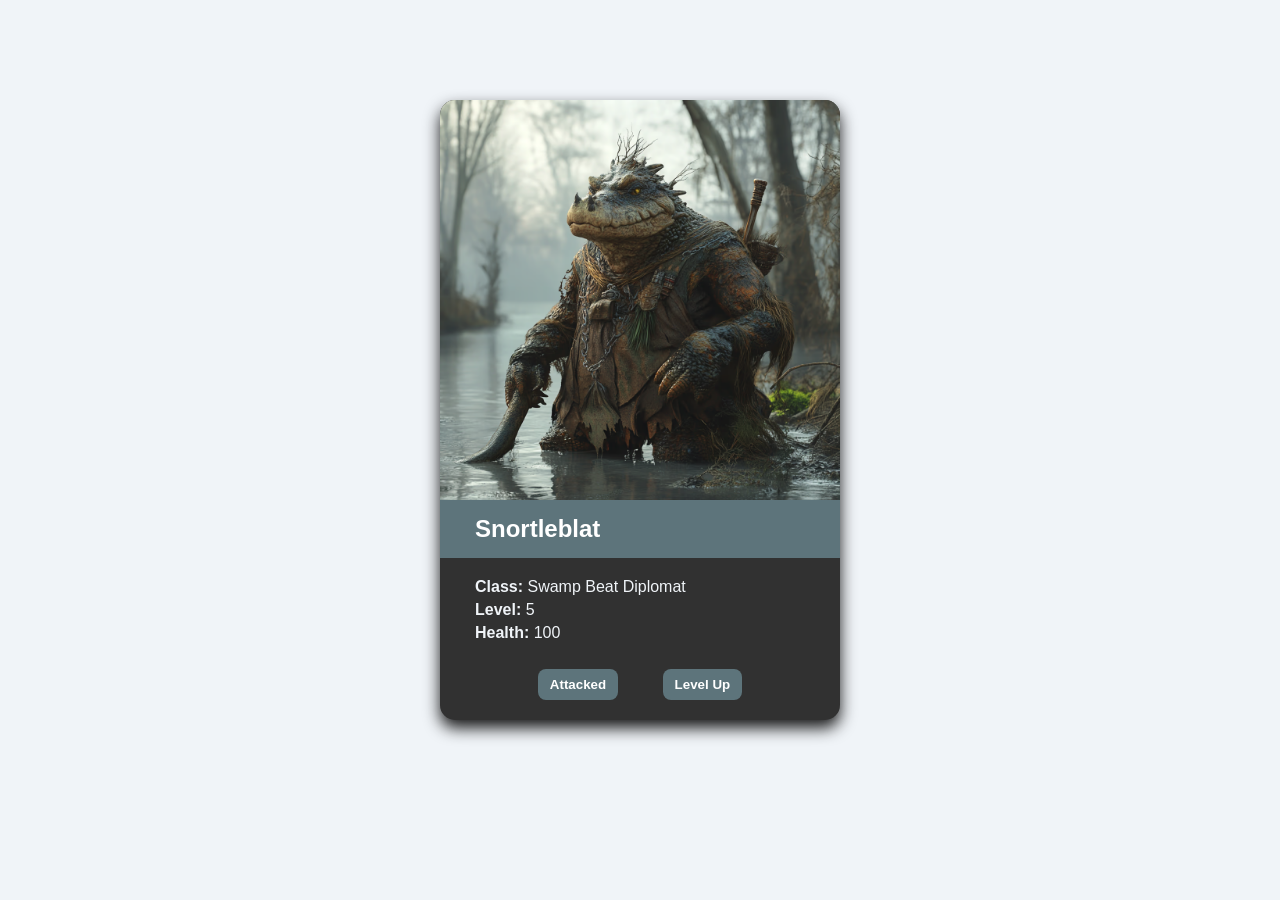
<file: character-card/index.html>
<!DOCTYPE html>
<html lang="en">
<head>
  <meta charset="UTF-8" />
  <meta name="viewport" content="width=device-width, initial-scale=1.0"/>
  <meta name="keywords" content="character card, RPG, game, HTML, CSS, JavaScript">
  <meta name="description" content="An interactive character card for RPG games, showcasing character stats and actions.">
  <meta name="author" content="Alan Montoya">
  <title>Character Card</title>
  <!-- Facebook Meta Tags -->
  <meta property="og:url" content="https://gazalem.github.io/wdd131/character-card/">
  <meta property="og:type" content="website">
  <meta property="og:title" content="Character Card">
  <meta property="og:description" content="An interactive character card for RPG games, showcasing character stats and actions.">
  <meta property="og:image" content="https://gazalem.github.io/wdd131/character-card/img/character-card.png">
  <!-- Twitter Meta Tags -->
  <meta name="twitter:card" content="https://gazalem.github.io/wdd131/character-card/img/character-card.png">
  <meta property="twitter:domain" content="gazalem.github.io">
  <meta property="twitter:url" content="https://gazalem.github.io/wdd131/character-card/">
  <meta name="twitter:title" content="Character Card">
  <meta name="twitter:description" content="An interactive character card for RPG games, showcasing character stats and actions.">
  <meta name="twitter:image" content="https://gazalem.github.io/wdd131/character-card/img/character-card.png">
  <!-- Styles -->
  <link href="./css/styles.css" rel="stylesheet">
  <!-- Scripts -->
  <script src="./js/character.js" defer></script>
</head>
<body>

  <div class="card">
    <img class="image" src="#" alt="#">
    <div class="name"></div>

    <div class="stats">
      <p><strong>Class:</strong>&nbsp;<span id="class"></span></p>
      <p><strong>Level:</strong>&nbsp;<span id="level"></span></p>
      <p><strong>Health:</strong>&nbsp;<span id="health"></span></p>
    </div>

    <div class="buttons">
      <button id='attacked'>Attacked</button>
      <button id='levelup'>Level Up</button>
    </div>

    <p id="log"></p>
  </div>
  </body>
</html>
</file>
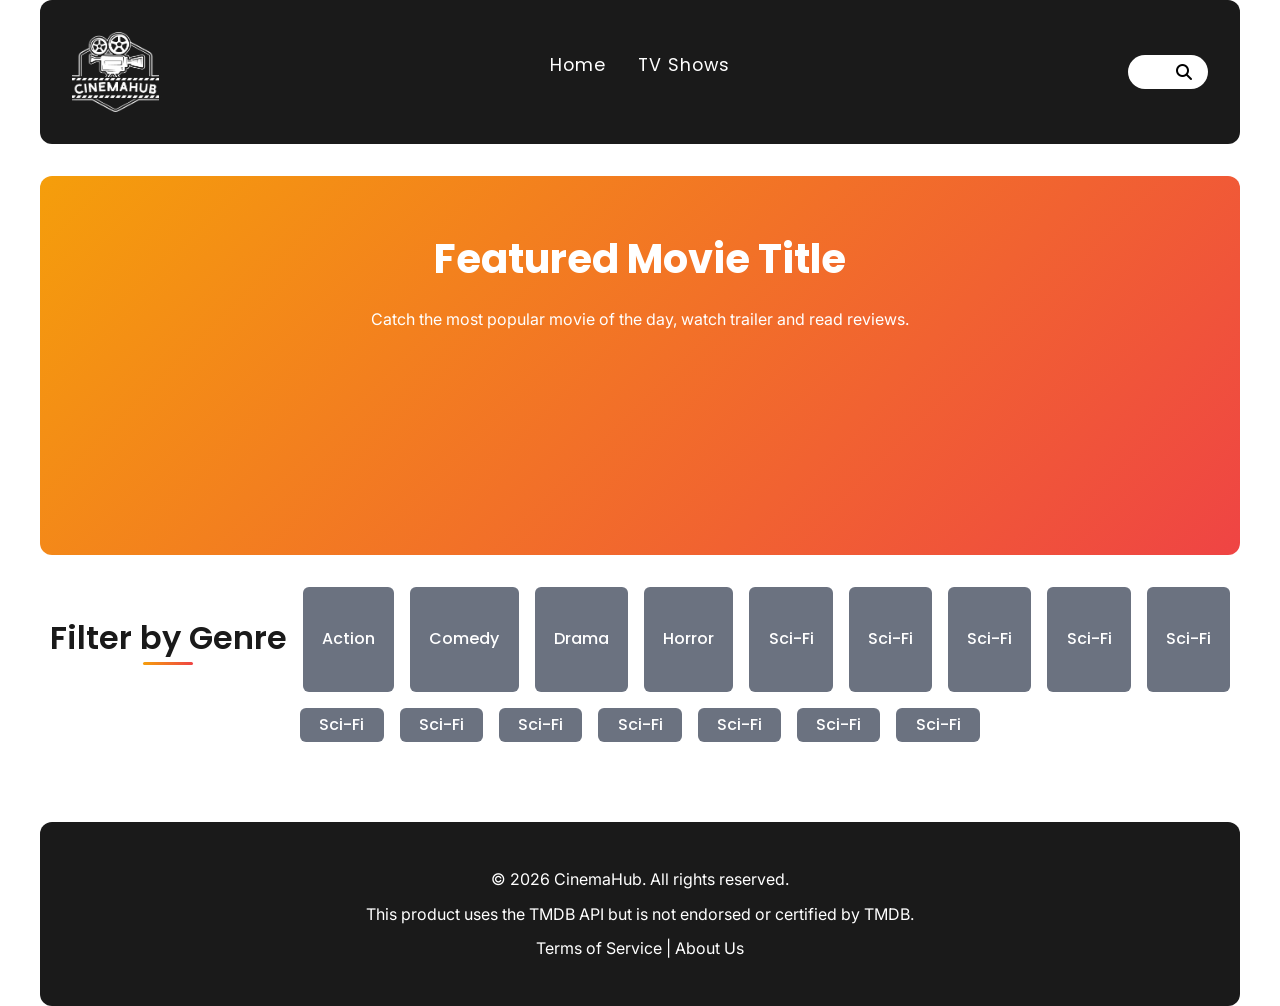
<file: cinemahub/index.html>
<!DOCTYPE html>
<html lang="en">
<head>
  <meta charset="UTF-8">
  <meta name="viewport" content="width=device-width, initial-scale=1.0">
  <meta name="keywords" content="cinema, movies, film, tv shows, entertainment, reviews, trailers">
  <meta name="description" content="Your go-to platform for the latest movie and tv shows news, reviews, and trailers. Discover your next favorite film with CinemaHub.">
  <meta name="author" content="Alan Montoya">
  <!-- Open Graph / Facebook -->
  <meta property="og:type" content="website" >
  <meta property="og:url" content="https://gazalem.github.io/wdd131/cinemahub/index.html" >
  <meta property="og:title" content="CinemaHub Home" >
  <meta property="og:description" content="Your go-to platform for the latest movie and tv shows news, reviews, and trailers. Discover your next favorite film with CinemaHub." >
  <meta property="og:image" content="./images/og-image.png" >

  <!-- X (Twitter) -->
  <meta property="twitter:card" content="summary_large_image" >
  <meta property="twitter:url" content="https://gazalem.github.io/wdd131/cinemahub/index.html" >
  <meta property="twitter:title" content="CinemaHub Home" >
  <meta property="twitter:description" content="Your go-to platform for the latest movie and tv shows news, reviews, and trailers. Discover your next favorite film with CinemaHub." >
  <meta property="twitter:image" content="./images/og-image.png" >
  <title>Home | CinemaHub</title>
  <link rel="preload" as="style" href="./css/normalize.min.css">
  <link rel="stylesheet" href="./css/normalize.min.css">
  <!-- Google Fonts -->
  <link rel="preconnect" href="https://fonts.googleapis.com">
  <link rel="preconnect" href="https://fonts.gstatic.com" crossorigin>
  <!-- Font Awesome -->
  <link rel='preload' as="style" href='https://cdnjs.cloudflare.com/ajax/libs/font-awesome/6.7.2/css/all.min.css' integrity='sha512-Evv84Mr4kqVGRNSgIGL/F/aIDqQb7xQ2vcrdIwxfjThSH8CSR7PBEakCr51Ck+w+/U6swU2Im1vVX0SVk9ABhg==' crossorigin='anonymous'>
  <link rel='stylesheet' href='https://cdnjs.cloudflare.com/ajax/libs/font-awesome/6.7.2/css/all.min.css' integrity='sha512-Evv84Mr4kqVGRNSgIGL/F/aIDqQb7xQ2vcrdIwxfjThSH8CSR7PBEakCr51Ck+w+/U6swU2Im1vVX0SVk9ABhg==' crossorigin='anonymous'>
  <!-- Custom Styles -->
  <!-- <link rel="stylesheet" href="./css/site-plan.css"> -->
  <link rel="stylesheet" href="./css/main.css" media="all">
  <script src="./js/movies.js" type="module"></script>
</head>
<body>

  <!-- Header -->
  <header>
    <img src="./images/logo.svg" alt="Logo" id="site-logo">
    <div class="mobileMenuWrapper">
        <nav class="navigation">
            <a href="./index.html">Home</a>
            <a href="./tvshows.html">TV Shows</a>
            <!-- <a href="#">Favorites</a> -->
        </nav>
        <form class="searchBar">
            <input type="text" name="search" placeholder="Search" class="searchInputBox">
            <button class="searchButton" aria-label="Search movies">
                <i class="fa-solid fa-magnifying-glass"></i>
            </button>
        </form>
        <i class="hamburgerMenu fa-solid fa-bars"></i>
    </div>
  </header>

  <!-- Hero Section -->
  <section class="hero">
    <h1>Featured Movie Title</h1>
    <p>Catch the most popular movie of the day, watch trailer and read reviews.</p>
  </section>

  <!-- Filters -->
  <section class="filters">
    <h2>Filter by Genre</h2>
    <button>Action</button>
    <button>Comedy</button>
    <button>Drama</button>
    <button>Horror</button>
    <button>Sci-Fi</button>
    <button>Sci-Fi</button>
    <button>Sci-Fi</button>
    <button>Sci-Fi</button>
    <button>Sci-Fi</button>
    <button>Sci-Fi</button>
    <button>Sci-Fi</button>
    <button>Sci-Fi</button>
    <button>Sci-Fi</button>
    <button>Sci-Fi</button>
    <button>Sci-Fi</button>
    <button>Sci-Fi</button>
  </section>

  <!-- Main Movie Grid -->
  <main class="movie-grid">
    <!-- Skeleton placeholders -->
    <div class="movie-card skeleton"></div>
    <div class="movie-card skeleton"></div>
    <div class="movie-card skeleton"></div>
    <div class="movie-card skeleton"></div>
    <div class="movie-card skeleton"></div>
    <div class="movie-card skeleton"></div>
    <div class="movie-card skeleton"></div>
    <div class="movie-card skeleton"></div>
    <div class="movie-card skeleton"></div>
    <div class="movie-card skeleton"></div>
    <div class="movie-card skeleton"></div>
    <div class="movie-card skeleton"></div>
    <div class="movie-card skeleton"></div>
    <div class="movie-card skeleton"></div>
    <div class="movie-card skeleton"></div>
    <div class="movie-card skeleton"></div>
    <div class="movie-card skeleton"></div>
    <div class="movie-card skeleton"></div>
    <div class="movie-card skeleton"></div>
    <div class="movie-card skeleton"></div>
    <div class="movie-card skeleton"></div>
  </main>

  <!-- Footer -->
  <footer>
    <p>&copy; <span id="current-year"></span> CinemaHub. All rights reserved.</p>
    <p>This product uses the TMDB API but is not endorsed or certified by TMDB.</p>
    <p><a href="./terms-of-service.html">Terms of Service</a> | <a href="./about.html">About Us</a></p>
  </footer>

  <!-- Movie Details Modal -->
  <div id="movie-modal" class="modal">
    <div class="modal-content">
      <span class="close-button">&times;</span>
      <div id="modal-body"></div>
    </div>
  </div>

  <!-- platform selection -->
  <div id="platform" style="display: none;">movie</div>

</body>
</html>
</file>
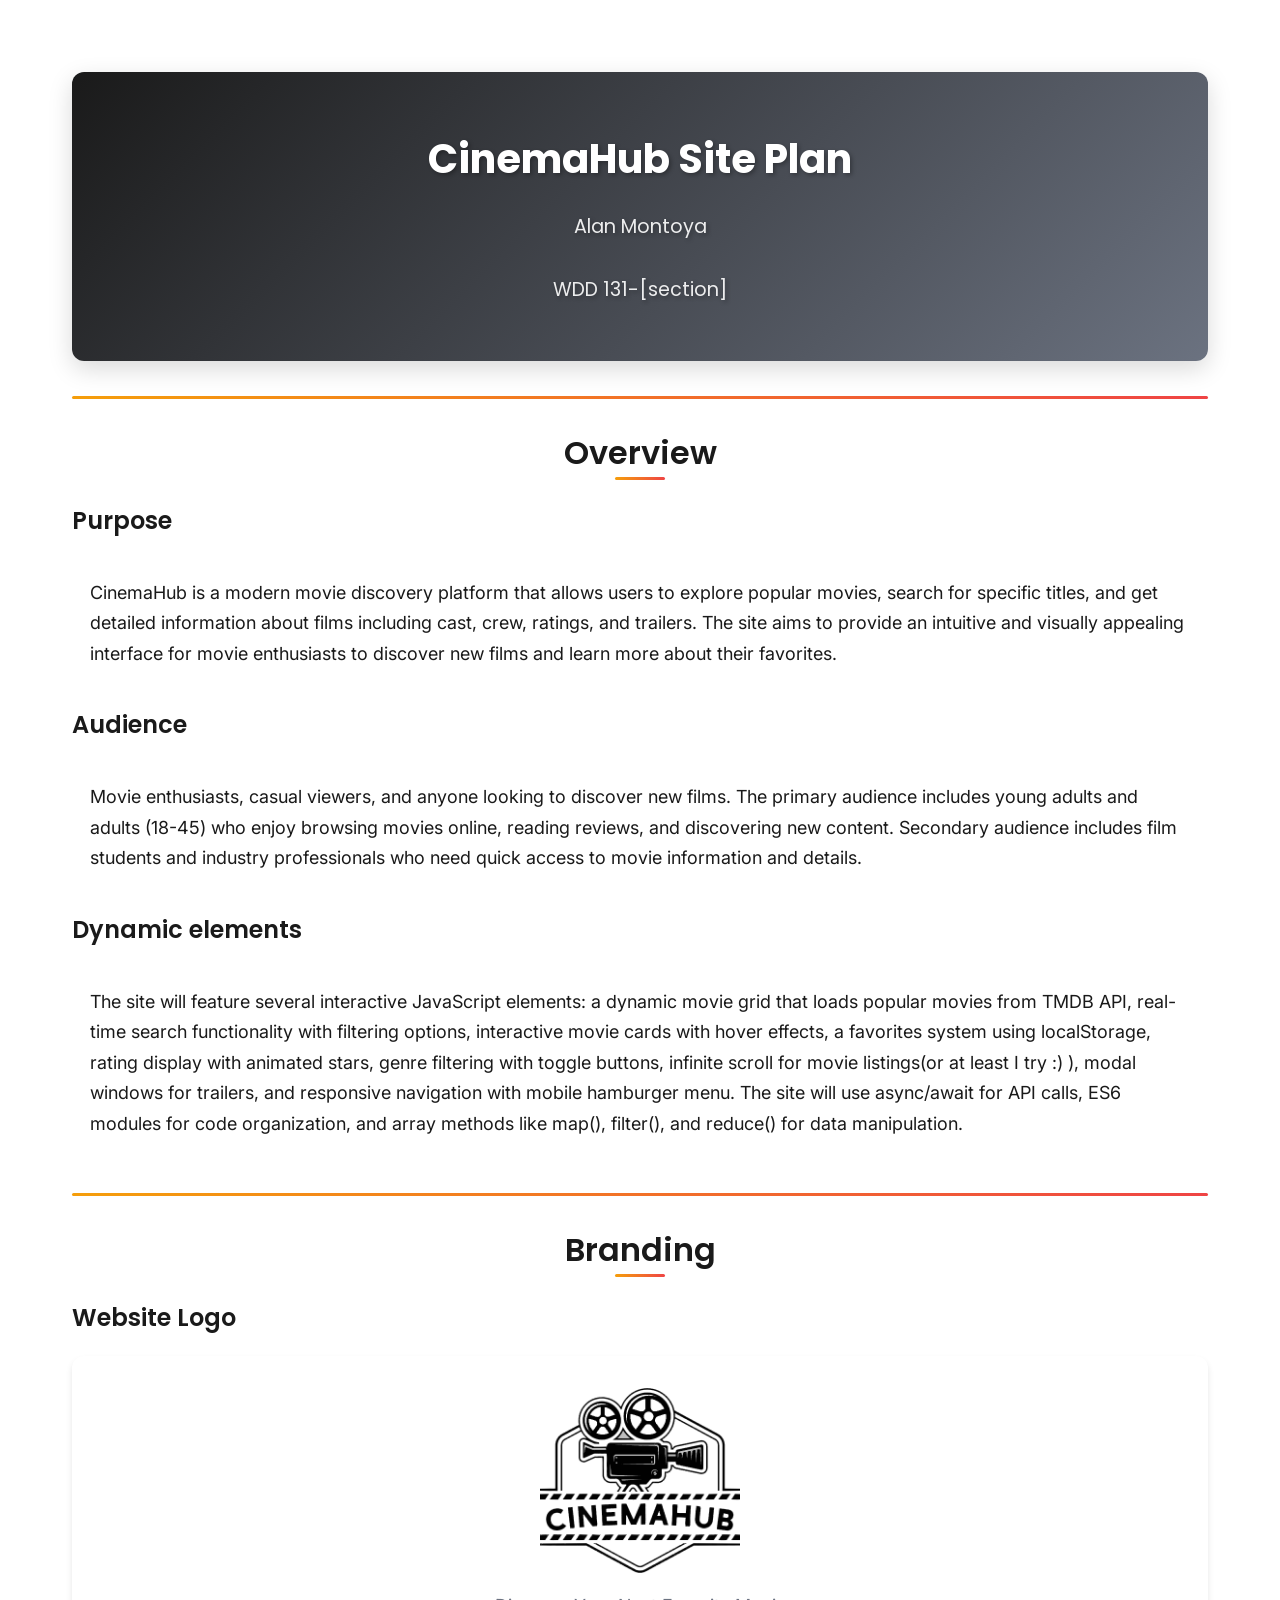
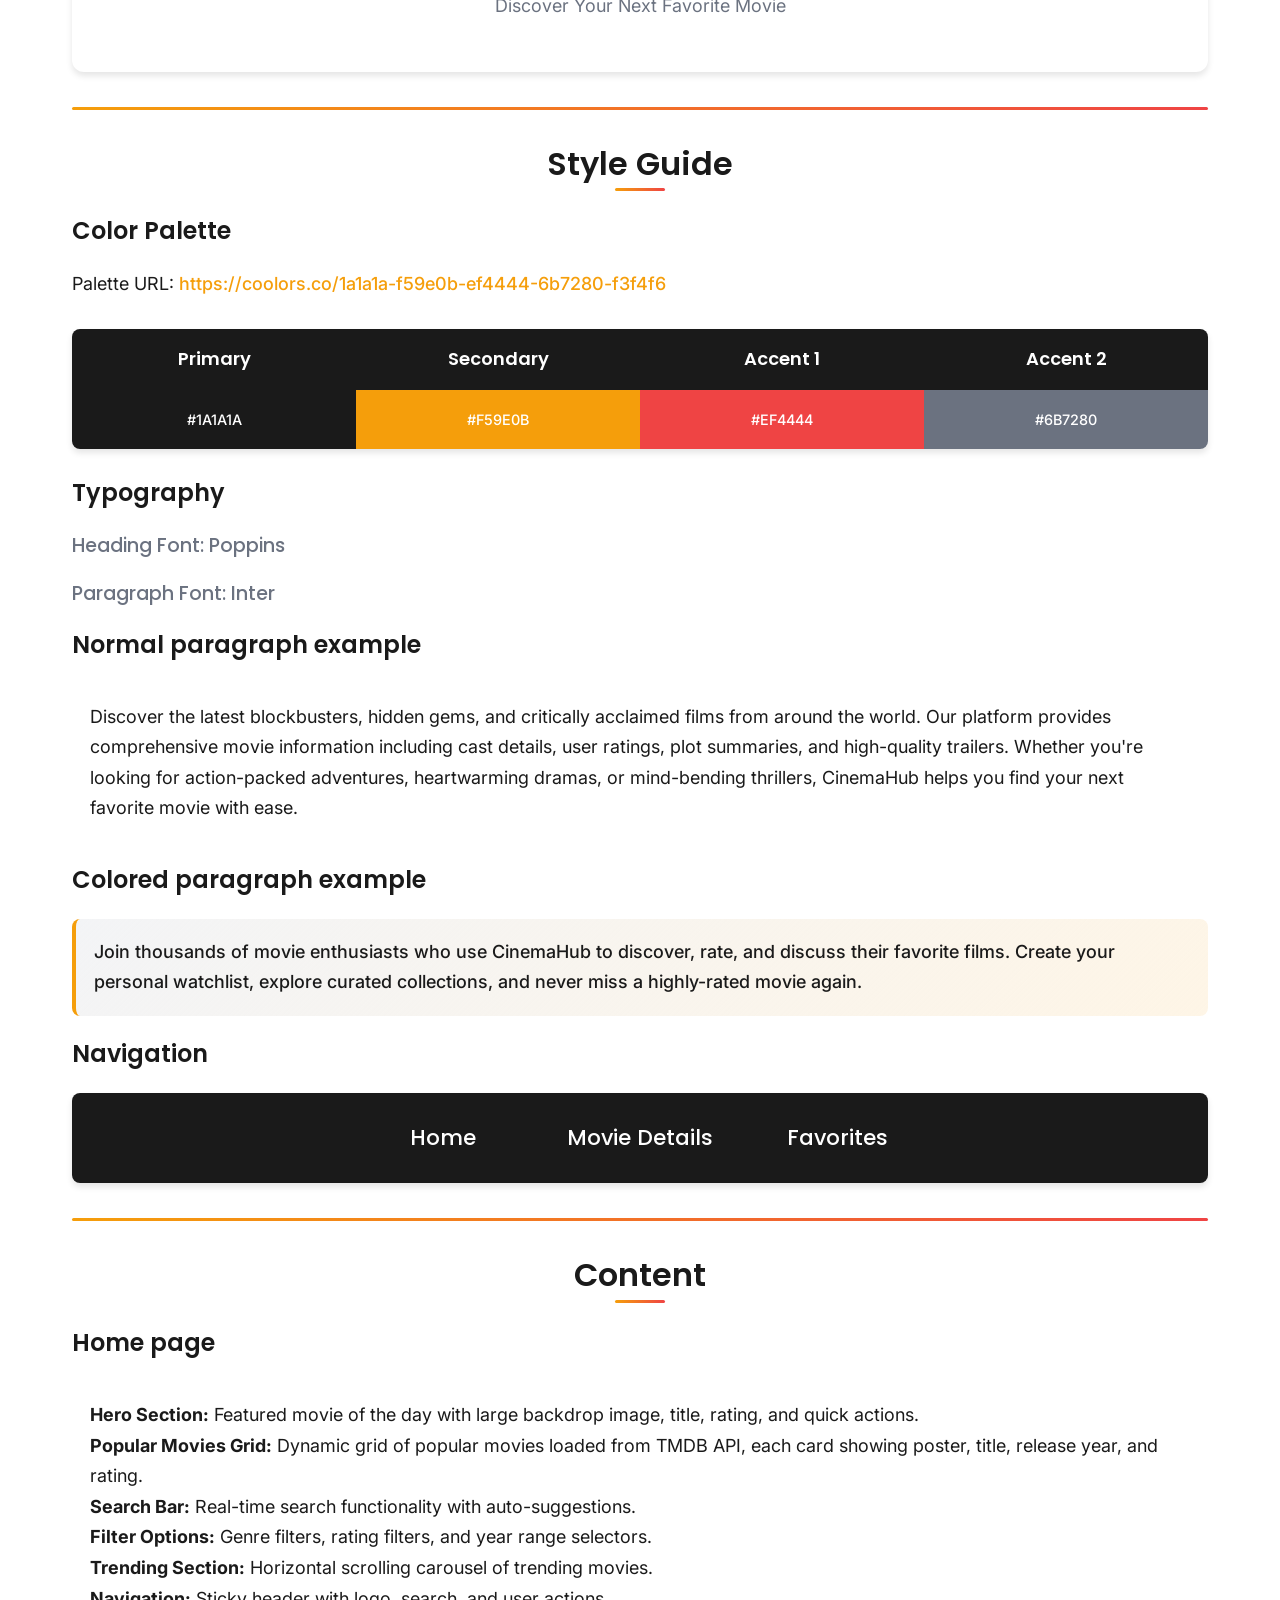
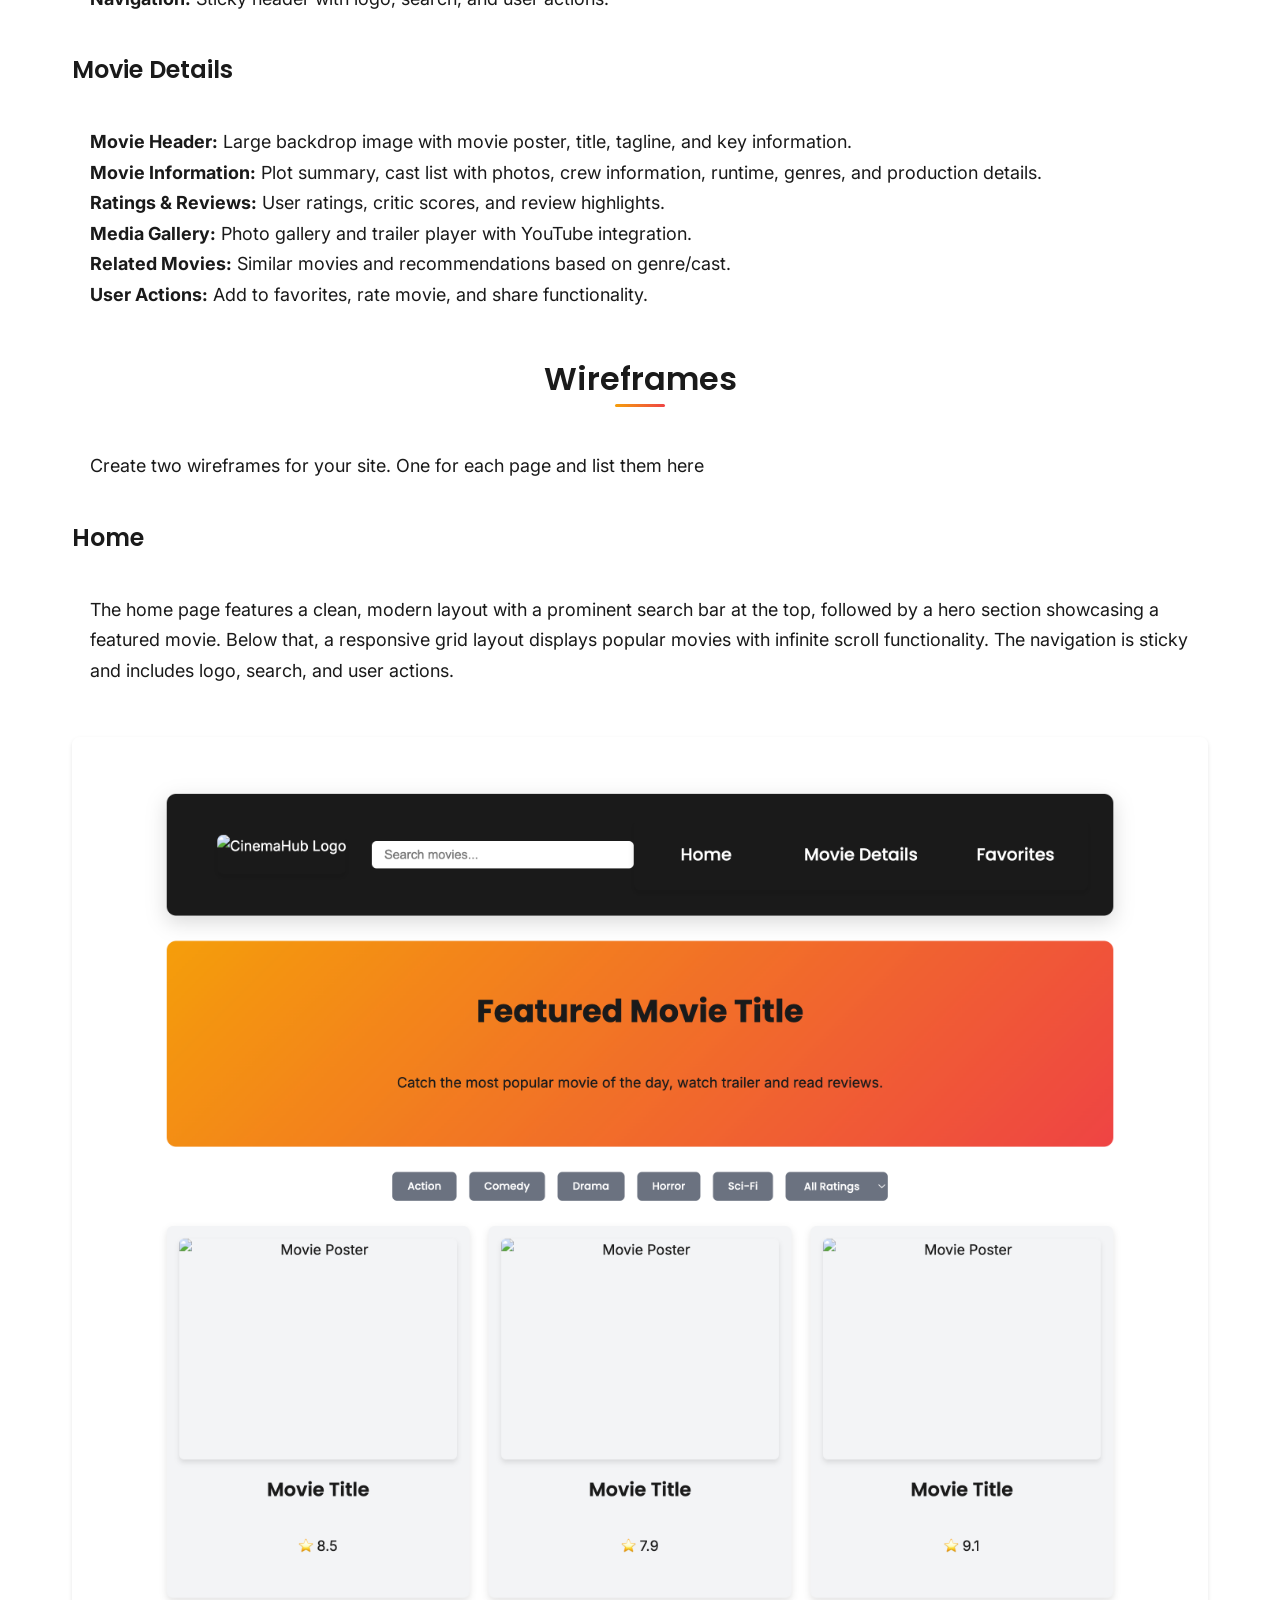
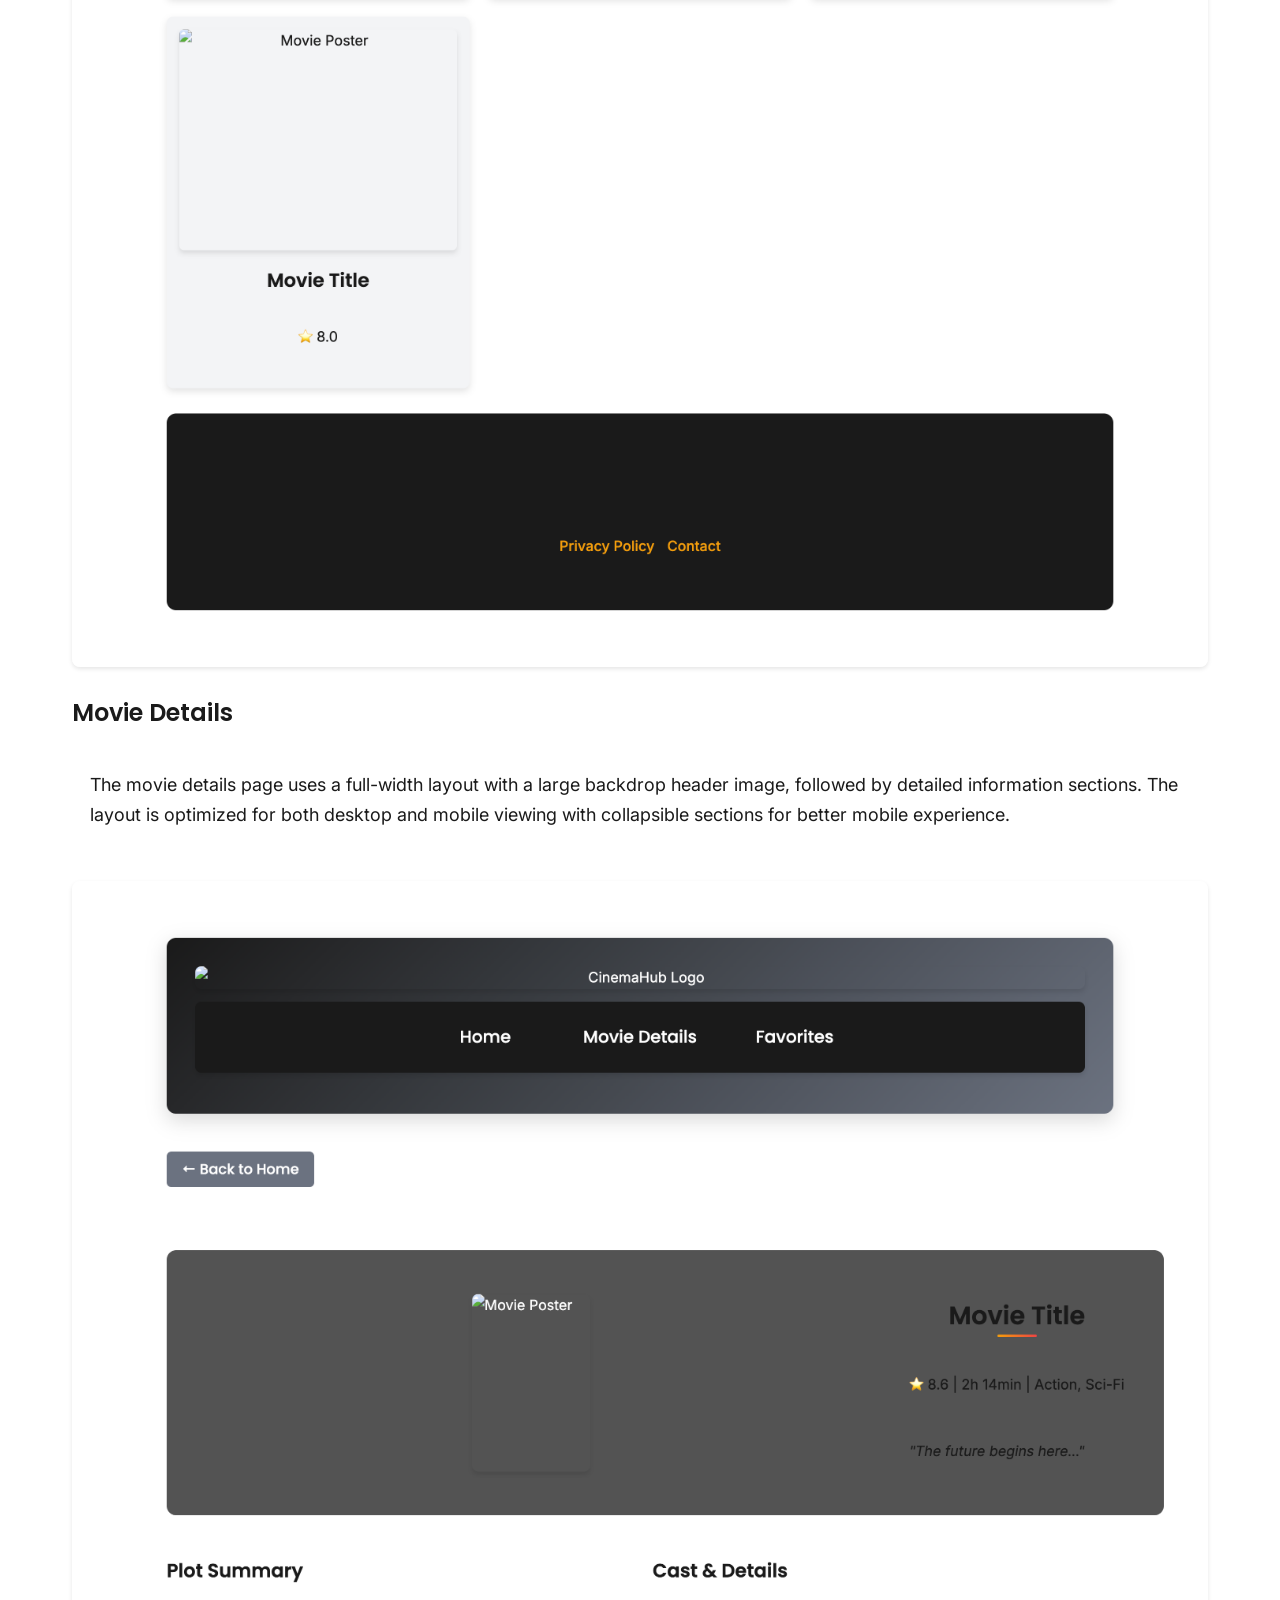
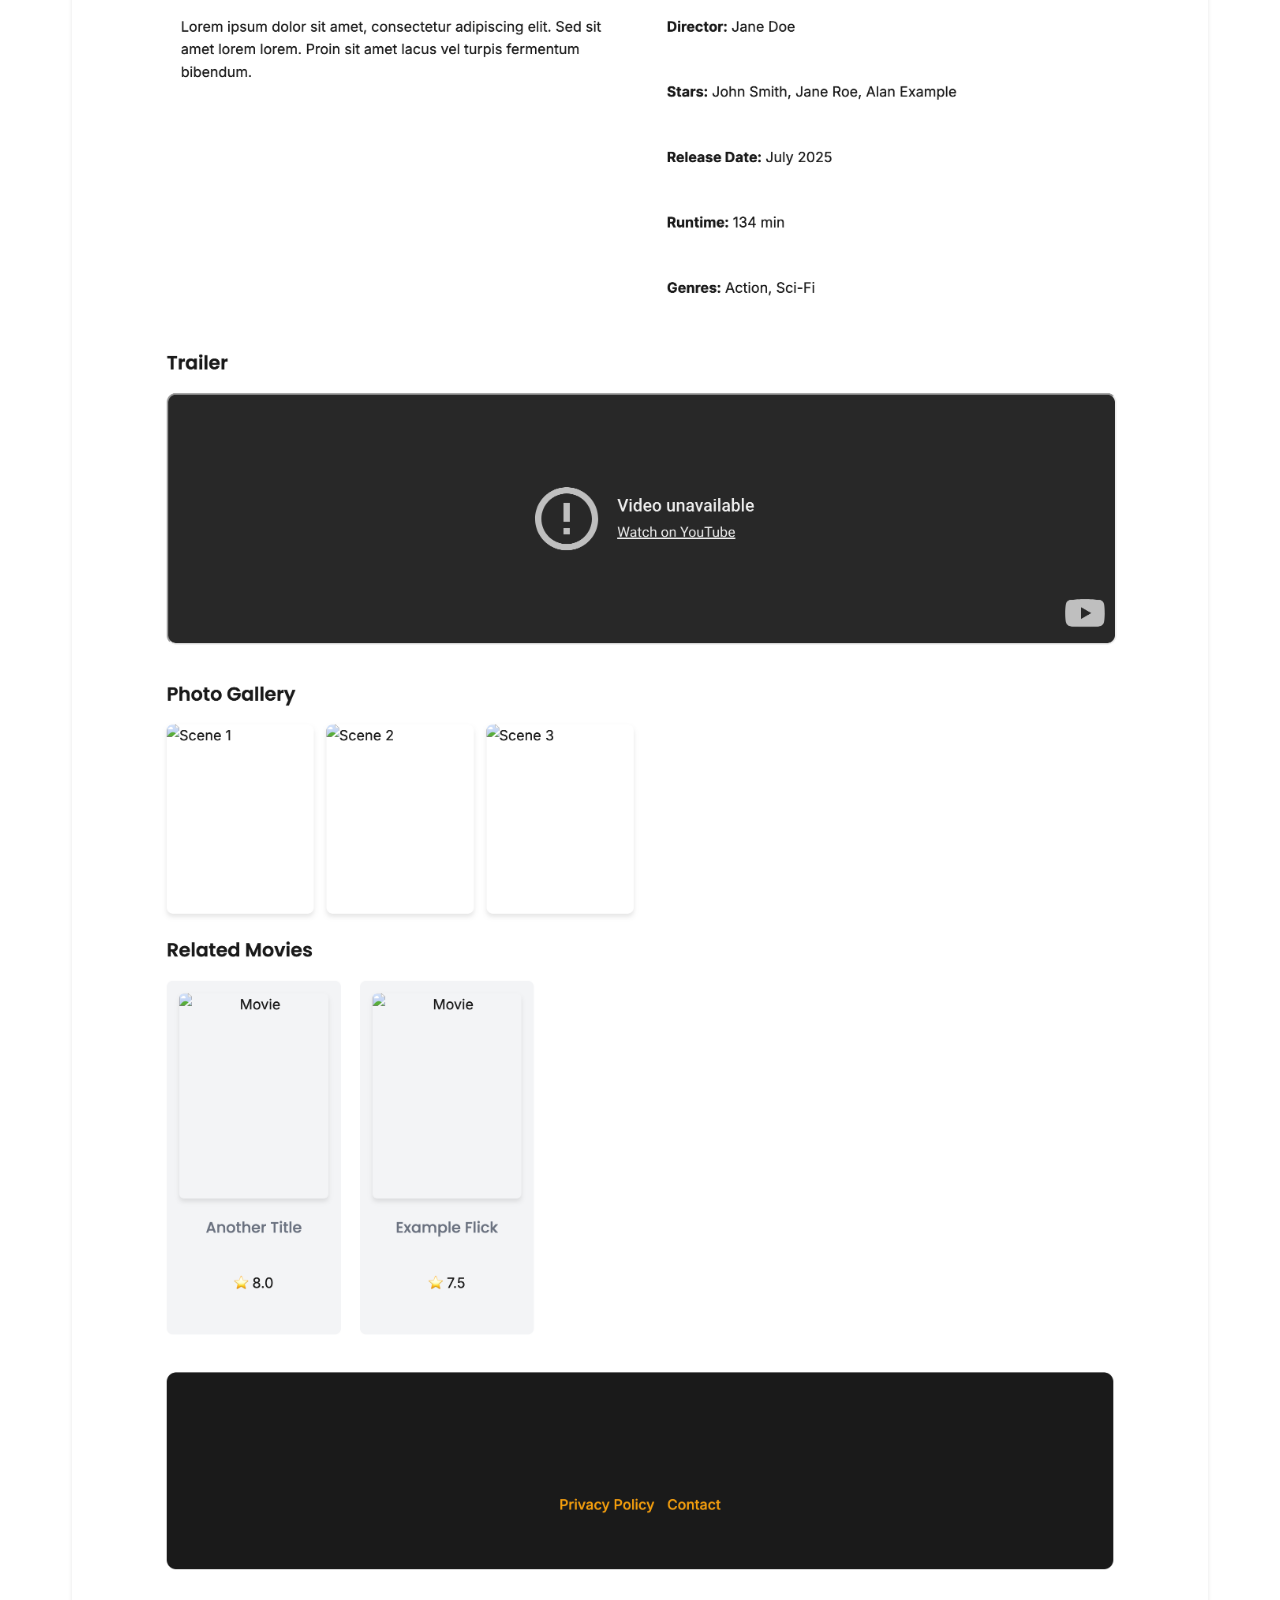
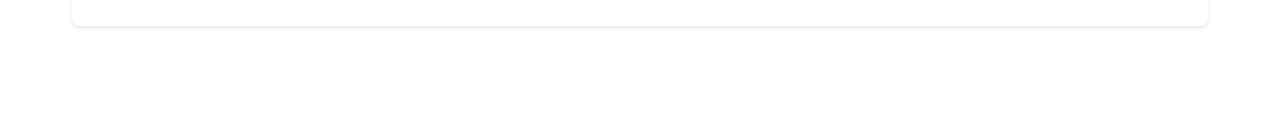
<file: cinemahub/site-plan.html>
<!DOCTYPE html>
<html lang="en-us">
	<head>
		<meta charset="utf-8" />
		<title>Site Plan</title>
		<link type="text/css" rel="stylesheet" href="./css/site-plan.css" />
		<link href="https://fonts.googleapis.com/css2?family=Poppins:wght@300;400;500;600;700&family=Inter:wght@300;400;500;600&display=swap" rel="stylesheet">
	</head>

	<body>
		<header>
			<h1>CinemaHub Site Plan</h1>
			<h2>Alan Montoya</h2>
			<h2>WDD 131-[section]</h2>
			<!-- In the header above, add the name or your site, your name and class number. For example if you are in section 3 you would put WDD 131.03 -->
		</header>
		<main>
			<!-- ------------------------Steps 2-3------------------------------ -->
			<hr />
			<h2>Overview</h2>
			<h3>Purpose</h3>
			<p>CinemaHub is a modern movie discovery platform that allows users to explore popular movies, search for specific titles, and get detailed information about films including cast, crew, ratings, and trailers. The site aims to provide an intuitive and visually appealing interface for movie enthusiasts to discover new films and learn more about their favorites.</p>
			<!-- change this -->

			<h3>Audience</h3>
			<p>Movie enthusiasts, casual viewers, and anyone looking to discover new films. The primary audience includes young adults and adults (18-45) who enjoy browsing movies online, reading reviews, and discovering new content. Secondary audience includes film students and industry professionals who need quick access to movie information and details.</p>
			<!-- change this -->

			<h3>Dynamic elements</h3>
			<p>The site will feature several interactive JavaScript elements: a dynamic movie grid that loads popular movies from TMDB API, real-time search functionality with filtering options, interactive movie cards with hover effects, a favorites system using localStorage, rating display with animated stars, genre filtering with toggle buttons, infinite scroll for movie listings(or at least I try :) ), modal windows for trailers, and responsive navigation with mobile hamburger menu. The site will use async/await for API calls, ES6 modules for code organization, and array methods like map(), filter(), and reduce() for data manipulation.</p>
			<!-- change this -->

			<hr />
			<h2>Branding</h2>
			<h3>Website Logo</h3>
			<!-- Replace this with some sort of logo for your site.  A logo can be as simple as the name of your site in a nice font :) -->
			<div class="logo-placeholder">
				<!-- <h1 style="font-family: 'Poppins', sans-serif; font-weight: 700; color: #1a1a1a; font-size: 2.5rem; margin: 0;">CinemaHub</h1> -->
				 <img src="./images/logo.svg" alt="CinemaHub Logo" style="width: 200px; height: auto; margin: 0 auto; display: block; box-shadow: none; border-radius: 0">
				<p style="font-family: 'Inter', sans-serif; color: #6b7280; margin: 0;">Discover Your Next Favorite Movie</p>
			</div>
			<hr />
			<h2>Style Guide</h2>

			<!-- ------------------------Steps 4-8------------------------------ -->

			<h3>Color Palette</h3>
			<!--  The colors you choose for a website are one of the most important decisions you will make. Follow the instructions on the activity in iLearn then return and replace the color codes below with the hex color codes (the 6 digit numbers that show at the bottom of each color) for the colors you have chosen below.  You should have at least 2 colors but do not have to fill in all 4 if you do not need them.  -->

			<!-- Copy and paste the URL to your finished palette below Make sure to paste it into both spots -->
			Palette URL:
			<a
				href="https://coolors.co/1a1a1a-f59e0b-ef4444-6b7280-f3f4f6"
				target="_blank"
				>https://coolors.co/1a1a1a-f59e0b-ef4444-6b7280-f3f4f6</a
			>

			<table class="colors">
				<tbody>
					<tr>
						<th>Primary</th>
						<th>Secondary</th>
						<th>Accent 1</th>
						<th>Accent 2</th>
					</tr>
					<!-- Replace the numbers in the boxes below with your hex color codes. Then switch to the site-plan.css file and change your colors there as well. -->
					<tr>
						<td class="primary">#1A1A1A</td>
						<td class="secondary">#F59E0B</td>
						<td class="accent1">#EF4444</td>
						<td class="accent2">#6B7280</td>
					</tr>
				</tbody>
			</table>

			<!-- ------------------------Step 9------------------------------ -->

			<h3>Typography</h3>
			<!-- Choose a font for your paragraphs (body copy) and headlines. What font(s) have you chosen? Why did you choose what you did?  Make sure to review the list of web safe fonts at W3Schools.org as a starting point.  Think also about which of your colors above you might use for background and font colors. -->

			<h4>
				Heading Font: Poppins
				<!-- change this -->
			</h4>
			<h4>
				Paragraph Font: Inter
				<!-- change this -->
			</h4>
			<h3>Normal paragraph example</h3>
			<p>
				Discover the latest blockbusters, hidden gems, and critically acclaimed films from around the world. Our platform provides comprehensive movie information including cast details, user ratings, plot summaries, and high-quality trailers. Whether you're looking for action-packed adventures, heartwarming dramas, or mind-bending thrillers, CinemaHub helps you find your next favorite movie with ease.
			</p>
			<h3>Colored paragraph example</h3>
			<p class="colored">
				Join thousands of movie enthusiasts who use CinemaHub to discover, rate, and discuss their favorite films. Create your personal watchlist, explore curated collections, and never miss a highly-rated movie again.
			</p>

			<!-- ------------------------Step 10------------------------------ -->

			<h3>Navigation</h3>
			<!-- Think about how you want your navigation bar to look. In the site-plan.css file change the colors to your colors to get the look you desire. -->
			<nav>
				<a href="#">Home</a>
				<a href="#">Movie Details</a>
				<a href="#">Favorites</a>
			</nav>
			<hr />

			<h2>Content</h2>
			<h3>Home page</h3>
			<p>
				<strong>Hero Section:</strong> Featured movie of the day with large backdrop image, title, rating, and quick actions.<br>
				<strong>Popular Movies Grid:</strong> Dynamic grid of popular movies loaded from TMDB API, each card showing poster, title, release year, and rating.<br>
				<strong>Search Bar:</strong> Real-time search functionality with auto-suggestions.<br>
				<strong>Filter Options:</strong> Genre filters, rating filters, and year range selectors.<br>
				<strong>Trending Section:</strong> Horizontal scrolling carousel of trending movies.<br>
				<strong>Navigation:</strong> Sticky header with logo, search, and user actions.
			</p>
			<h3>Movie Details</h3>
			<p>
				<strong>Movie Header:</strong> Large backdrop image with movie poster, title, tagline, and key information.<br>
				<strong>Movie Information:</strong> Plot summary, cast list with photos, crew information, runtime, genres, and production details.<br>
				<strong>Ratings & Reviews:</strong> User ratings, critic scores, and review highlights.<br>
				<strong>Media Gallery:</strong> Photo gallery and trailer player with YouTube integration.<br>
				<strong>Related Movies:</strong> Similar movies and recommendations based on genre/cast.<br>
				<strong>User Actions:</strong> Add to favorites, rate movie, and share functionality.
			</p>
			<h2>Wireframes</h2>
			<p>
				Create two wireframes for your site. One for each page and list them
				here
			</p>

			<h3>Home</h3>
			<p>
				The home page features a clean, modern layout with a prominent search bar at the top, followed by a hero section showcasing a featured movie. Below that, a responsive grid layout displays popular movies with infinite scroll functionality. The navigation is sticky and includes logo, search, and user actions.
			</p>
			<div class="wireframe-placeholder">
				<img src="./images/homeWireframe.png" alt="home wireframe" style="width: 100%; height: auto; border-radius: 8px; box-shadow: 0 2px 4px rgba(0,0,0,0.1);">
				<!-- <p style="text-align: center; padding: 40px; background: #f3f4f6; border: 2px dashed #6b7280; margin: 20px 0;">
					[Home Page Wireframe]<br>
					Header: Logo + Search + Navigation<br>
					Hero: Featured Movie Section<br>
					Main: Movie Grid (4 columns on desktop, responsive)<br>
					Filters: Genre buttons, Rating filter<br>
					Footer: Links and information
				</p> -->
			</div>

			<h3>Movie Details</h3>
			<p>
				The movie details page uses a full-width layout with a large backdrop header image, followed by detailed information sections. The layout is optimized for both desktop and mobile viewing with collapsible sections for better mobile experience.
			</p>
			<div class="wireframe-placeholder">
				<img src="./images/movieWireframe.png" alt="movie wireframe" style="width: 100%; height: auto; border-radius: 8px; box-shadow: 0 2px 4px rgba(0,0,0,0.1);">
				<!-- <p style="text-align: center; padding: 40px; background: #f3f4f6; border: 2px dashed #6b7280; margin: 20px 0;">
					[Movie Details Wireframe]<br>
					Header: Navigation + Back button<br>
					Hero: Large backdrop + Movie poster + Title + Rating<br>
					Content: Plot + Cast + Details (2-column layout)<br>
					Media: Trailer + Photo gallery<br>
					Related: Similar movies section
				</p> -->
			</div>
		</main>
	</body>
</html>
</file>
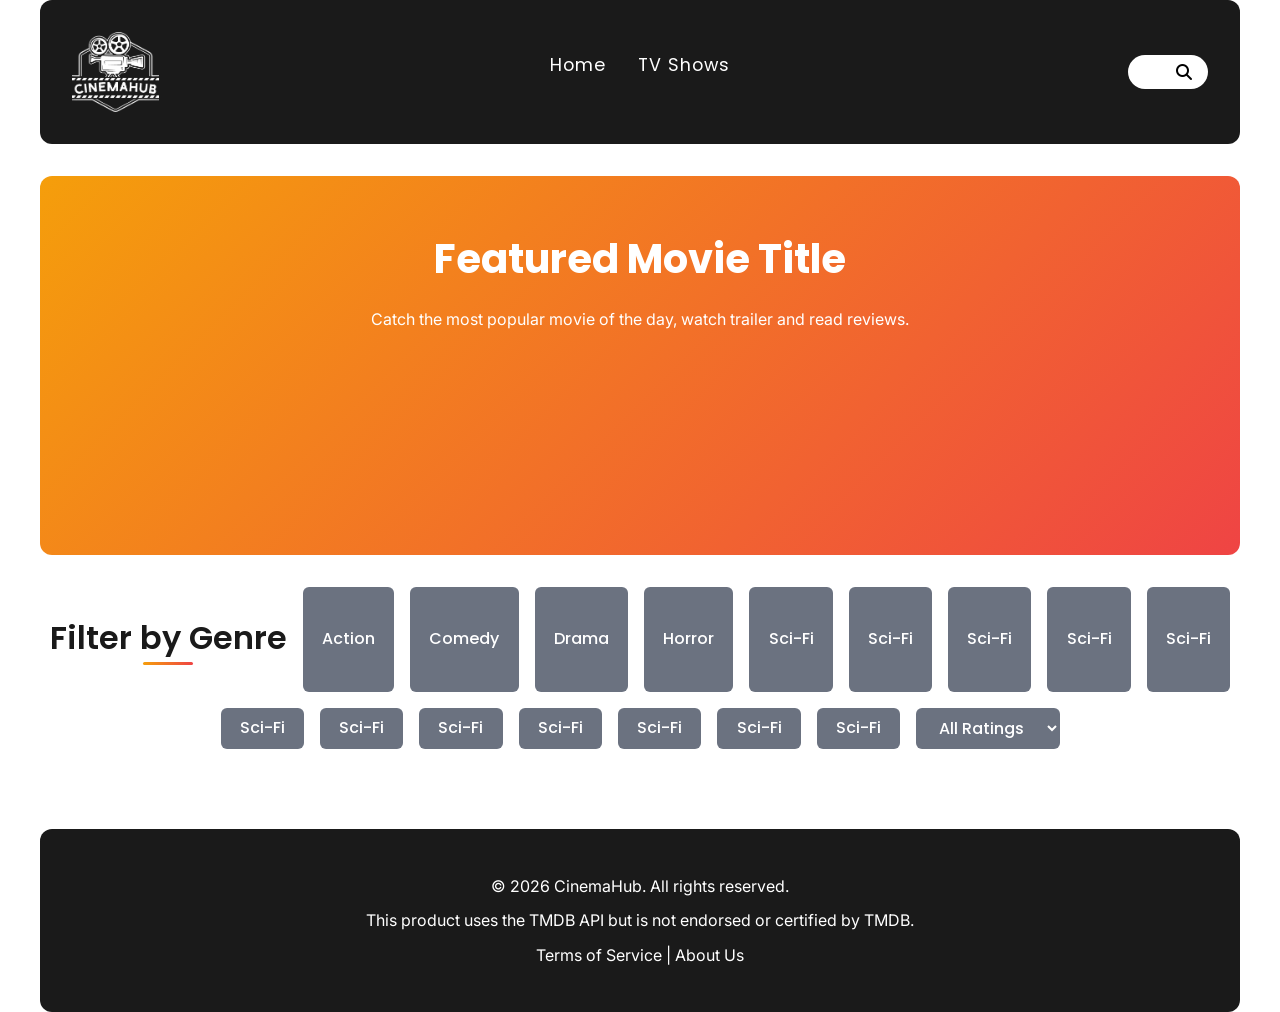
<file: cinemahub/tvshows.html>
<!DOCTYPE html>
<html lang="en">
<head>
  <meta charset="UTF-8">
  <meta name="viewport" content="width=device-width, initial-scale=1.0">
  <meta name="keywords" content="cinema, movies, film, tv shows, entertainment, reviews, trailers">
  <meta name="description" content="Your go-to platform for the latest movie and tv shows news, reviews, and trailers. Discover your next favorite film with CinemaHub.">
  <meta name="author" content="Alan Montoya">
  <!-- Open Graph / Facebook -->
  <meta property="og:type" content="website" >
  <meta property="og:url" content="https://gazalem.github.io/wdd131/cinemahub/index.html" >
  <meta property="og:title" content="CinemaHub Home" >
  <meta property="og:description" content="Your go-to platform for the latest movie and tv shows news, reviews, and trailers. Discover your next favorite film with CinemaHub." >
  <meta property="og:image" content="./images/og-image.png" >

  <!-- X (Twitter) -->
  <meta property="twitter:card" content="summary_large_image" >
  <meta property="twitter:url" content="https://gazalem.github.io/wdd131/cinemahub/index.html" >
  <meta property="twitter:title" content="CinemaHub Home" >
  <meta property="twitter:description" content="Your go-to platform for the latest movie and tv shows news, reviews, and trailers. Discover your next favorite film with CinemaHub." >
  <meta property="twitter:image" content="./images/og-image.png" >
  <title>TV Shows | CinemaHub</title>
  <link rel="preload" as="style" href="./css/normalize.min.css">
  <link rel="stylesheet" href="./css/normalize.min.css">
  <!-- Google Fonts -->
  <link rel="preconnect" href="https://fonts.googleapis.com">
  <link rel="preconnect" href="https://fonts.gstatic.com" crossorigin>
  <!-- Font Awesome -->
  <link rel='preload' as="style" href='https://cdnjs.cloudflare.com/ajax/libs/font-awesome/6.7.2/css/all.min.css' integrity='sha512-Evv84Mr4kqVGRNSgIGL/F/aIDqQb7xQ2vcrdIwxfjThSH8CSR7PBEakCr51Ck+w+/U6swU2Im1vVX0SVk9ABhg==' crossorigin='anonymous'>
  <link rel='stylesheet' href='https://cdnjs.cloudflare.com/ajax/libs/font-awesome/6.7.2/css/all.min.css' integrity='sha512-Evv84Mr4kqVGRNSgIGL/F/aIDqQb7xQ2vcrdIwxfjThSH8CSR7PBEakCr51Ck+w+/U6swU2Im1vVX0SVk9ABhg==' crossorigin='anonymous'>
  <!-- Custom Styles -->
  <!-- <link rel="stylesheet" href="./css/site-plan.css"> -->
  <link rel="stylesheet" href="./css/main.css" media="all">
  <script src="./js/tvshows.js" type="module"></script>
</head>
<body>

  <!-- Header -->
  <header>
    <img src="./images/logo.svg" alt="Logo" id="site-logo">
    <div class="mobileMenuWrapper">
        <nav class="navigation">
            <a href="./index.html">Home</a>
            <a href="./tvshows.html">TV Shows</a>
            <!-- <a href="#">Favorites</a> -->
        </nav>
        <form class="searchBar">
            <input type="text" name="search" placeholder="Search" class="searchInputBox">
            <button class="searchButton" aria-label="Search movies">
                <i class="fa-solid fa-magnifying-glass"></i>
            </button>
        </form>
        <i class="hamburgerMenu fa-solid fa-bars"></i>
    </div>
  </header>

  <!-- Hero Section -->
  <section class="hero">
    <h1>Featured Movie Title</h1>
    <p>Catch the most popular movie of the day, watch trailer and read reviews.</p>
  </section>

  <!-- Filters -->
  <section class="filters">
    <h2>Filter by Genre</h2>
    <button>Action</button>
    <button>Comedy</button>
    <button>Drama</button>
    <button>Horror</button>
    <button>Sci-Fi</button>
    <button>Sci-Fi</button>
    <button>Sci-Fi</button>
    <button>Sci-Fi</button>
    <button>Sci-Fi</button>
    <button>Sci-Fi</button>
    <button>Sci-Fi</button>
    <button>Sci-Fi</button>
    <button>Sci-Fi</button>
    <button>Sci-Fi</button>
    <button>Sci-Fi</button>
    <button>Sci-Fi</button>
    <select>
      <option>All Ratings</option>
      <option>9+</option>
      <option>8+</option>
      <option>7+</option>
    </select>
  </section>

  <!-- Main Movie Grid -->
  <main class="movie-grid">
    <!-- Skeleton placeholders -->
    <div class="movie-card skeleton"></div>
    <div class="movie-card skeleton"></div>
    <div class="movie-card skeleton"></div>
    <div class="movie-card skeleton"></div>
    <div class="movie-card skeleton"></div>
    <div class="movie-card skeleton"></div>
    <div class="movie-card skeleton"></div>
    <div class="movie-card skeleton"></div>
    <div class="movie-card skeleton"></div>
    <div class="movie-card skeleton"></div>
    <div class="movie-card skeleton"></div>
    <div class="movie-card skeleton"></div>
    <div class="movie-card skeleton"></div>
    <div class="movie-card skeleton"></div>
    <div class="movie-card skeleton"></div>
    <div class="movie-card skeleton"></div>
    <div class="movie-card skeleton"></div>
    <div class="movie-card skeleton"></div>
    <div class="movie-card skeleton"></div>
    <div class="movie-card skeleton"></div>
    <div class="movie-card skeleton"></div>
  </main>

  <!-- Footer -->
  <footer>
    <p>&copy; <span id="current-year"></span> CinemaHub. All rights reserved.</p>
    <p>This product uses the TMDB API but is not endorsed or certified by TMDB.</p>
    <p><a href="./terms-of-service.html">Terms of Service</a> | <a href="./about.html">About Us</a></p>
  </footer>

  <!-- Movie/TV Show Details Modal -->
  <div id="movie-modal" class="modal">
    <div class="modal-content">
      <span class="close-button">&times;</span>
      <div id="modal-body"></div>
    </div>
  </div>

  <!-- platform selection -->
  <div id="platform" style="display: none;">tv</div>

</body>
</html>
</file>
<file: character-card/css/styles.css>
body {
  font-family: Palatino Linotype, sans-serif;
  background: #f0f4f8;
}
.card {
  background: #313131;
  border-radius: 15px;
  box-shadow: 0 8px 16px rgba(0, 0, 0, 0.9);
  width: 400px;
  margin: 100px auto;
}
.image {
  width: 400px;
  border-radius: 15px 15px 0 0;
}
.name {
  font-size: 1.5em;
  font-weight: bold;
  margin: -4px 0 20px 0;
  color: white;
  padding: 15px 0 15px 35px;
  background-color: #5d747b;
}
.stats {
  margin: 10px 15px 7px 35px;
  text-align: left;
}
.stats p {
  margin: 5px 0;
  color: #f0f4f8;
}
.buttons {
  text-align: center;
}
button {
  padding: 8px 12px;
  margin: 20px;
  border: none;
  border-radius: 8px;
  background-color: #5d747b;
  color: white;
  font-weight: bold;
  cursor: pointer;
  transition: background-color 0.5s ease;
}
button:hover {
  background-color: #58605a;
}
</file>
<file: cinemahub/css/site-plan.css>
/* Import Google fonts for CinemaHub project */
@import url('https://fonts.googleapis.com/css2?family=Poppins:wght@300;400;500;600;700&family=Inter:wght@300;400;500;600&display=swap');

:root {
  /* Updated colors for modern CinemaHub design */
  --primary-color: #1a1a1a;
  --secondary-color: #f59e0b;
  --accent1-color: #ef4444;
  --accent2-color: #6b7280;

  /* Updated fonts for modern look */
  --heading-font: "Poppins", sans-serif;
  --paragraph-font: "Inter", sans-serif;

  /* Color combinations for different backgrounds */
  --headline-color-on-white: var(--primary-color);
  --headline-color-on-color: white;
  --paragraph-color-on-white: var(--primary-color);
  --paragraph-color-on-color: white;
  --paragraph-background-color: var(--primary-color);
  --nav-link-color: white;
  --nav-background-color: var(--primary-color);
  --nav-hover-link-color: var(--primary-color);
  --nav-hover-background-color: var(--secondary-color);
  
  /* Additional modern colors */
  --neutral-light: #f3f4f6;
  --neutral-white: #ffffff;
  --text-light: #6b7280;
}

/* Base styles - enhanced for modern look */
body {
  max-width: 1200px;
  margin: 0 auto;
  padding: 4em;
  font-size: 18px;
  font-family: var(--paragraph-font);
  line-height: 1.6;
  color: var(--paragraph-color-on-white);
  background-color: var(--neutral-white);
}

img {
  display: block;
  margin: 0 auto;
  border-radius: 8px;
  box-shadow: 0 4px 6px rgba(0, 0, 0, 0.1);
}

/* Enhanced typography */
h1, h2, h3, h4, h5, h6 {
  font-family: var(--heading-font);
  color: var(--headline-color-on-white);
  font-weight: 600;
  line-height: 1.2;
}

h1 {
  font-size: 2.5rem;
  font-weight: 700;
}

h2 {
  text-align: center;
  font-size: 2rem;
  margin-top: 2rem;
  position: relative;
  padding-bottom: 0.5rem;
}

h2::after {
  content: '';
  position: absolute;
  bottom: 0;
  left: 50%;
  transform: translateX(-50%);
  width: 50px;
  height: 3px;
  background: linear-gradient(90deg, var(--secondary-color), var(--accent1-color));
  border-radius: 2px;
}

h3 {
  font-size: 1.5rem;
  color: var(--primary-color);
  margin-top: 1.5rem;
}

h4 {
  font-size: 1.2rem;
  color: var(--accent2-color);
  font-weight: 500;
}

/* Enhanced horizontal rules */
hr {
  height: 3px;
  margin: 35px 0;
  background: linear-gradient(90deg, var(--secondary-color), var(--accent1-color));
  border: none;
  border-radius: 2px;
}

/* Enhanced header with gradient */
header {
  padding: 2em;
  text-align: center;
  color: var(--paragraph-color-on-color);
  background: linear-gradient(135deg, var(--primary-color), var(--accent2-color));
  border-radius: 12px;
  margin-bottom: 2rem;
  box-shadow: 0 8px 25px rgba(0, 0, 0, 0.15);
}

header > h1, header > h2 {
  color: var(--headline-color-on-color);
  text-shadow: 2px 2px 4px rgba(0,0,0,0.3);
}

header h1 {
  margin-bottom: 0.5rem;
}

header h2 {
  font-weight: 400;
  font-size: 1.2rem;
  opacity: 0.9;
}

header h2::after {
  display: none; /* Remove underline for header h2 */
}

/* Enhanced paragraph styles */
p {
  font-family: var(--paragraph-font);
  color: var(--paragraph-color-on-white);
  padding: 1em;
  line-height: 1.7;
  margin-bottom: 1rem;
}

/* Enhanced color table */
.colors {
  width: 100%;
  min-width: 350px;
  margin: 30px auto;
  text-align: center;
  border-collapse: collapse;
  border-radius: 8px;
  overflow: hidden;
  box-shadow: 0 4px 6px rgba(0, 0, 0, 0.1);
}

.colors th {
  background-color: var(--primary-color);
  color: white;
  padding: 1rem;
  font-family: var(--heading-font);
  font-weight: 600;
}

.colors td {
  width: 25%;
  height: 4em;
  font-family: var(--paragraph-font);
  font-weight: 500;
  color: white;
  position: relative;
  font-size: 0.9rem;
  vertical-align: middle;
}

.primary {
  background-color: var(--primary-color);
}

.secondary {
  background-color: var(--secondary-color);
}

.accent1 {
  background-color: var(--accent1-color);
}

.accent2 {
  background-color: var(--accent2-color);
}

/* Enhanced colored paragraph */
p.colored {
  background: linear-gradient(135deg, var(--neutral-light), rgba(245, 158, 11, 0.1));
  color: var(--primary-color);
  border-left: 4px solid var(--secondary-color);
  border-radius: 8px;
  font-weight: 500;
}

/* Enhanced navigation */
nav {
  background-color: var(--nav-background-color);
  line-height: 3em;
  text-align: center;
  font-size: 1.2em;
  border-radius: 8px;
  box-shadow: 0 4px 6px rgba(0, 0, 0, 0.1);
  margin: 1rem 0;
}

nav {
  list-style-type: none;
  display: flex;
  justify-content: center;
}

nav a {
  padding: 1em;
  min-width: 120px;
  text-decoration: none;
  padding: 0.8rem 1.5rem;
  margin: 0 0.5rem;
  border-radius: 6px;
  font-family: var(--heading-font);
  font-weight: 500;
  transition: all 0.3s ease;
  display: inline-block;
}

nav a:link, nav a:visited {
  color: var(--nav-link-color);
}

nav a:hover {
  color: var(--nav-hover-link-color);
  background-color: var(--nav-hover-background-color);
  transform: translateY(-2px);
  box-shadow: 0 4px 8px rgba(245, 158, 11, 0.3);
}

/* Enhanced sitemap */
.sitemap {
  display: grid;
  justify-content: center;
  grid-template-columns: repeat(6, 15%);
  grid-template-rows: 3em 1.5em 1.5em 3em;
  grid-template-areas:
    ". . home home . ."
    ". . . top . ."
    ". left left right right ."
    "page2 page2 . . page3 page3";
  gap: 0.5rem;
}

.sitemap > div {
  text-align: center;
  font-family: var(--heading-font);
  font-weight: 500;
}

.sm-home {
  grid-area: home;
  background-color: var(--secondary-color);
  line-height: 3em;
  border-radius: 6px;
  color: var(--primary-color);
  font-weight: 600;
}

.sm-page2 {
  grid-area: page2;
  background-color: var(--accent2-color);
  line-height: 3em;
  border-radius: 6px;
  color: white;
  font-weight: 600;
}

.sm-page3 {
  grid-area: page3;
  background-color: var(--accent1-color);
  line-height: 3em;
  border-radius: 6px;
  color: white;
  font-weight: 600;
}

.top {
  grid-area: top;
  border-left: 2px solid var(--primary-color);
}

.left {
  grid-area: left;
  border-top: 2px solid var(--primary-color);
  border-left: 2px solid var(--primary-color);
}

.right {
  grid-area: right;
  border-top: 2px solid var(--primary-color);
  border-right: 2px solid var(--primary-color);
}

/* Additional modern enhancements */
.logo-placeholder {
  background: var(--neutral-white);
  padding: 2rem;
  border-radius: 12px;
  text-align: center;
  box-shadow: 0 4px 6px rgba(0, 0, 0, 0.1);
  margin: 1rem 0;
}

.wireframe-placeholder {
  margin: 2rem 0;
}

.wireframe-placeholder p {
  font-family: var(--paragraph-font);
  font-size: 0.9rem;
  color: var(--accent2-color);
  border-radius: 8px;
  border: 2px dashed var(--accent2-color);
  background: var(--neutral-light);
}

/* Links enhancement */
a {
  color: var(--secondary-color);
  text-decoration: none;
  font-weight: 500;
  transition: color 0.3s ease;
}

a:hover {
  color: var(--accent1-color);
}

/* Responsive design */
@media (max-width: 768px) {
  body {
    padding: 2em 1em;
  }
  
  header h1 {
    font-size: 2rem;
  }
  
  h2 {
    font-size: 1.5rem;
  }
  
  nav {
    flex-direction: column;
  }
  
  nav a {
    margin: 0.25rem 0;
  }
  
  .colors td {
    font-size: 0.8rem;
    height: 3em;
  }
  
  .sitemap {
    grid-template-columns: repeat(6, 16%);
  }
}

/* Animations */
@keyframes fadeIn {
  from {
    opacity: 0;
    transform: translateY(20px);
  }
  to {
    opacity: 1;
    transform: translateY(0);
  }
}

main > * {
  animation: fadeIn 0.6s ease-out;
}
</file>
<file: cinemahub/css/main.css>
/* Import Google fonts for CinemaHub project */
@import url('https://fonts.googleapis.com/css2?family=Inter:ital,opsz,wght@0,14..32,100..900;1,14..32,100..900&family=Poppins:ital,wght@0,100;0,200;0,300;0,400;0,500;0,600;0,700;0,800;0,900;1,100;1,200;1,300;1,400;1,500;1,600;1,700;1,800;1,900&display=swap');


:root {
  /* Updated colors for modern CinemaHub design */
  --primary-color: #1a1a1a;
  --secondary-color: #f59e0b;
  --accent1-color: #ef4444;
  --accent2-color: #6b7280;

  /* Updated fonts for modern look */
  --heading-font: "Poppins", sans-serif;
  --paragraph-font: "Inter", sans-serif;

  /* Color combinations for different backgrounds */
  --headline-color-on-white: var(--primary-color);
  --headline-color-on-color: white;
  --paragraph-color-on-white: var(--primary-color);
  --paragraph-color-on-color: white;
  --paragraph-background-color: var(--primary-color);
  --nav-link-color: white;
  --nav-background-color: var(--primary-color);
  --nav-hover-link-color: var(--primary-color);
  --nav-hover-background-color: var(--secondary-color);
  
  /* Additional modern colors */
  --neutral-light: #f3f4f6;
  --neutral-white: #ffffff;
  --text-light: #6b7280;

  font-display: auto;
}

/* Additional layout styles for wireframe */
body {
  background-color: var(--neutral-white);
  max-width: 1200px;
  margin: 0 auto;
  font-family: var(--paragraph-font);
}

/* Enhanced typography */
h1, h2, h3, h4, h5, h6 {
  font-family: var(--heading-font);
  color: var(--headline-color-on-white);
  font-weight: 600;
  line-height: 1.2;
}

h1 {
  color: var(--headline-color-on-color);
  font-size: 2.5rem;
  font-weight: 700;
}

h2 {
  text-align: center;
  font-size: 2rem;
  margin-top: 2rem;
  position: relative;
  padding-bottom: 0.5rem;
}

h2::after {
  content: '';
  position: absolute;
  bottom: 0;
  left: 50%;
  transform: translateX(-50%);
  width: 50px;
  height: 3px;
  background: linear-gradient(90deg, var(--secondary-color), var(--accent1-color));
  border-radius: 2px;
}

h3 {
  font-size: 1.5rem;
  color: var(--primary-color);
  margin-top: 1.5rem;
}

h4 {
  font-size: 1.2rem;
  color: var(--accent2-color);
  font-weight: 500;
}

/* Enhanced horizontal rules */
hr {
  height: 3px;
  margin: 35px 0;
  background: linear-gradient(90deg, var(--secondary-color), var(--accent1-color));
  border: none;
  border-radius: 2px;
}

header {
  display: flex;
  flex-direction: row;
  justify-content: space-between;
  padding: 2rem 2rem;
  background: var(--primary-color);
  align-items: center;
  color: white;
  border-radius: 12px;
  margin-bottom: 2rem;
}

#site-logo {
  filter: invert(1);
  height: min(80px, 13vw);
  /* mix-blend-mode: multiply; */
}

.navigation {
  position: absolute;
  left: 50%;
  transform: translateX(-50%);
  display: flex;
  column-gap: 2em;
  row-gap: 1em;
}

.navigation a {
  text-decoration: none;
  color: white;
  font-family: var(--heading-font);
  font-size: 1.1rem;
  letter-spacing: 1px;
  transition: color 0.3s;
}

.searchInputBox,
.searchButton {
  border: none;
  outline: none;
  background-color: white;
  padding: 0.5rem 1rem;
}

.searchInputBox {
  border-radius: 100px 0 0 100px;
  width: 0;
  transition: width 0.3s ease-in-out;
  font-family: var(--paragraph-font);
  color: var(--primary-color);
}

.searchButton {
  border-radius: 0 100px 100px 0;
  /* background-color: var(--secondary-color); */
  cursor: pointer;
}

.searchBar {
  display: flex;
  border-radius: 100px;
}

.searchBar:hover {
  border: 2px solid var(--blackReplacementColor);
}

.searchBar:hover .searchInputBox {
  width: min(150px, 17vw);
}

.hamburgerMenu {
  cursor: pointer;
  display: none;
  position: absolute;
  right: 15px;
  top: 15px;
  font-size: 1.6rem;
}

.mobileMenuWrapper {
  transition: 1s;
}

.mobileMenuWrapper.clicked {
  display: flex;
  position: fixed;

  /* This will stretch the menu on the whole screen */
  top: 0;
  right: 0;
  bottom: 0;
  left: 0;

  padding-top: 10px;
  background-color: var(--complimentaryColor);
  flex-direction: column;
  gap: 10px;
}

.mobileMenuWrapper.clicked .navigation {
  /* Lay it vertically, instead of horizontally */
  display: flex;
  position: relative;
  flex-direction: column;
  align-items: center;
}

.mobileMenuWrapper.clicked .searchBar {
  display: flex;
  width: 50%;
  align-self: center;
}

.mobileMenuWrapper.clicked .searchInputBox {
  width: 90%;
}

.blockScroll{
  overflow: hidden;
}

.hero {
  background: linear-gradient(135deg, var(--secondary-color), var(--accent1-color));
  background-size: cover;
  background-position: center;
  color: white;
  padding: 2rem;
  border-radius: 12px;
  text-align: center;
  margin-bottom: 2rem;
  height: 35vh;
}

.filters {
  display: flex;
  flex-wrap: wrap;
  gap: 1rem;
  margin: 1rem 0 2rem;
  justify-content: center;
}

.filters button, .filters select {
  background-color: var(--accent2-color);
  color: white;
  border: none;
  padding: 0.5rem 1.2rem;
  border-radius: 6px;
  font-family: var(--heading-font);
  font-weight: 500;
  cursor: pointer;
  transition: background 0.3s;
}

.filters button:hover {
  background-color: var(--accent1-color);
}

.movie-grid {
  display: grid;
  grid-template-columns: repeat(auto-fill, minmax(300px, 1fr));
  gap: 1.5rem;
  margin-bottom: 3rem;
}

.movie-card {
  background: var(--neutral-light);
  border-radius: 8px;
  padding: 1rem;
  box-shadow: 0 4px 8px rgba(0,0,0,0.1);
  text-align: center;
  font-family: var(--paragraph-font);
}

.movie-card img {
  width: 100%;
  object-fit: cover;
  border-radius: 6px;
  margin-bottom: 0.5rem;
  aspect-ratio: 2 / 3; /* Maintain a 2:3 aspect ratio */
}

.movie-card p {
  line-height: 1.6;
}

/* Modal Styles */
.modal {
  display: none; /* Hidden by default */
  position: fixed; /* Stay in place */
  z-index: 1000; /* Sit on top */
  left: 0;
  top: 0;
  width: 100%; /* Full width */
  height: 100%; /* Full height */
  overflow: auto; /* Enable scroll if needed */
  background-color: rgba(0,0,0,0.6); /* Black w/ opacity */
}

.modal-content {
  background-color: #fefefe;
  margin: 10% auto; /* 10% from the top and centered */
  padding: 20px;
  border: 1px solid #888;
  width: 80%; /* Could be more or less, depending on screen size */
  max-width: 700px;
  border-radius: 12px;
  position: relative;
}

.close-button {
  color: #aaa;
  float: right;
  font-size: 28px;
  font-weight: bold;
}

.close-button:hover,
.close-button:focus {
  color: black;
  text-decoration: none;
  cursor: pointer;
}

#modal-body {
  display: flex;
  gap: 20px;
}

#modal-body img {
  max-width: 300px;
  height: auto;
  border-radius: 8px;
}

/* Content Page Styles */
.content-page {
  background: var(--neutral-light);
  padding: 2rem;
  border-radius: 12px;
  margin: 0 auto 2rem auto;
  max-width: 900px;
  font-family: var(--paragraph-font);
  line-height: 1.6;
}

.content-page h1, .content-page h2 {
  font-family: var(--heading-font);
  color: var(--primary-color);
  border-bottom: 2px solid var(--accent1-color);
  padding-bottom: 0.5rem;
  margin-bottom: 1rem;
}

#tmdb-logo {
  display: block;
  margin: 0 auto;
}


footer {
  background-color: var(--primary-color);
  color: white;
  text-align: center;
  padding: 2rem;
  border-radius: 12px;
  font-family: var(--paragraph-font);
  margin-top: 2rem;
}

footer a {
  color: white;
  text-decoration: none;
}

@media only screen and (max-width: 600px) {

  /* If the viewport width is small, hide the navigation and searchbar */
  .navigation{
    display: none;
  }

  .searchBar {
    display: none;
  }

  /* And just show the hamburger menu */
  .hamburgerMenu {
    display: block;
  }
  
  .modal-content {
    width: 95%;
    padding: 15px;
  }

  #modal-body {
    flex-direction: column;
    align-items: center;
  }

  #modal-body img {
    max-width: 100%;
  }
}
</file>
